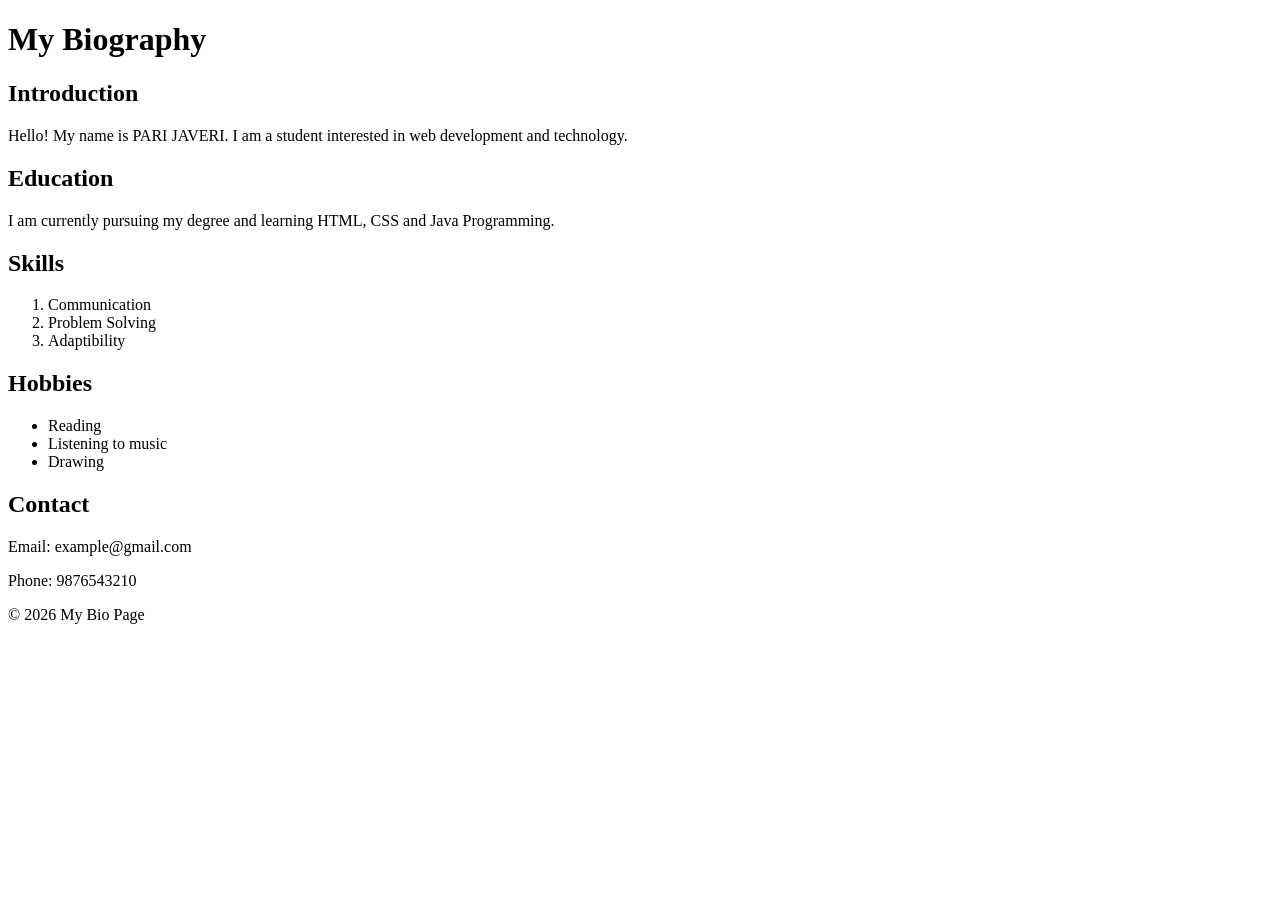
<file: P05/p5.html>
<!DOCTYPE html>
<html>
<head>
    <title>My Bio Page</title>
</head>

<body>

<header>
    <h1>My Biography</h1>
</header>

<main>

    <section>
        <h2>Introduction</h2>
        <p>Hello! My name is PARI JAVERI. I am a student interested in
        web development and technology.</p>
    </section>

    <section>
        <h2>Education</h2>
        <p>I am currently pursuing my degree and learning
        HTML, CSS and Java Programming.</p>
    </section>

    <section>
        <h2>Skills</h2>
        <ol>
            <li>Communication</li>
            <li>Problem Solving</li>
            <li>Adaptibility</li>
        </ol>
    </section>

    <section>
        <h2>Hobbies</h2>
        <ul>
            <li>Reading</li>
            <li>Listening to music</li>
            <li>Drawing</li>
        </ul>
    </section>

    <aside>
        <h3></h3>
        <p></p>
    </aside>

    <section>
        <h2>Contact</h2>
        <p>Email: example@gmail.com</p>
        <p>Phone: 9876543210</p>
    </section>

</main>

<footer>
    <p>&copy 2026 My Bio Page</p>
</footer>

</body>
</html>
</file>
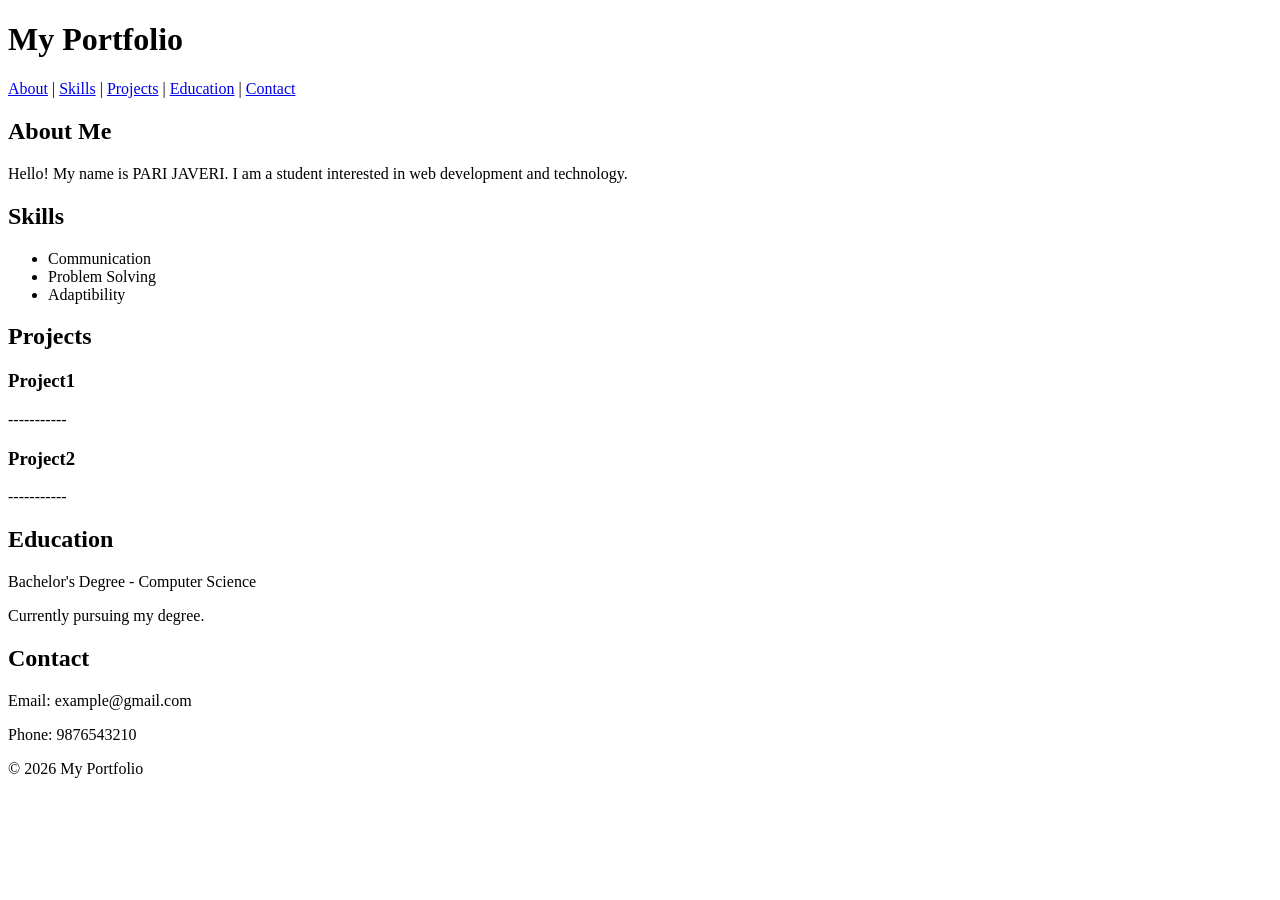
<file: P06/p6.html>
<!DOCTYPE html>
<html>
<head>
    <title>My Portfolio</title>
</head>

<body>

<header>
    <h1>My Portfolio</h1>

    <nav>
        <a href="#about">About</a> |
        <a href="#skills">Skills</a> |
        <a href="#projects">Projects</a> |
        <a href="#education">Education</a> |
        <a href="#contact">Contact</a>
    </nav>
</header>

<main>

    <section id="about">
        <h2>About Me</h2>
        <p>Hello! My name is PARI JAVERI. I am a student interested in
        web development and technology.</p>
    </section>

    <section id="skills">
        <h2>Skills</h2>
        <ul>
            <li>Communication</li>
            <li>Problem Solving</li>
            <li>Adaptibility</li>
        </ul>
    </section>

    <section id="projects">
        <h2>Projects</h2>

        <article>
            <h3>Project1</h3>
            <p>-----------</p>
        </article>

        <article>
            <h3>Project2</h3>
            <p>-----------</p>
        </article>
    </section>

    <section id="education">
        <h2>Education</h2>
        <p>Bachelor's Degree - Computer Science</p>
        <p>Currently pursuing my degree.</p>
    </section>

    <section id="contact">
        <h2>Contact</h2>
        <p>Email: example@gmail.com</p>
        <p>Phone: 9876543210</p>
    </section>

</main>

<footer>
    <p>&copy 2026 My Portfolio</p>
</footer>

</body>
</html>
</file>
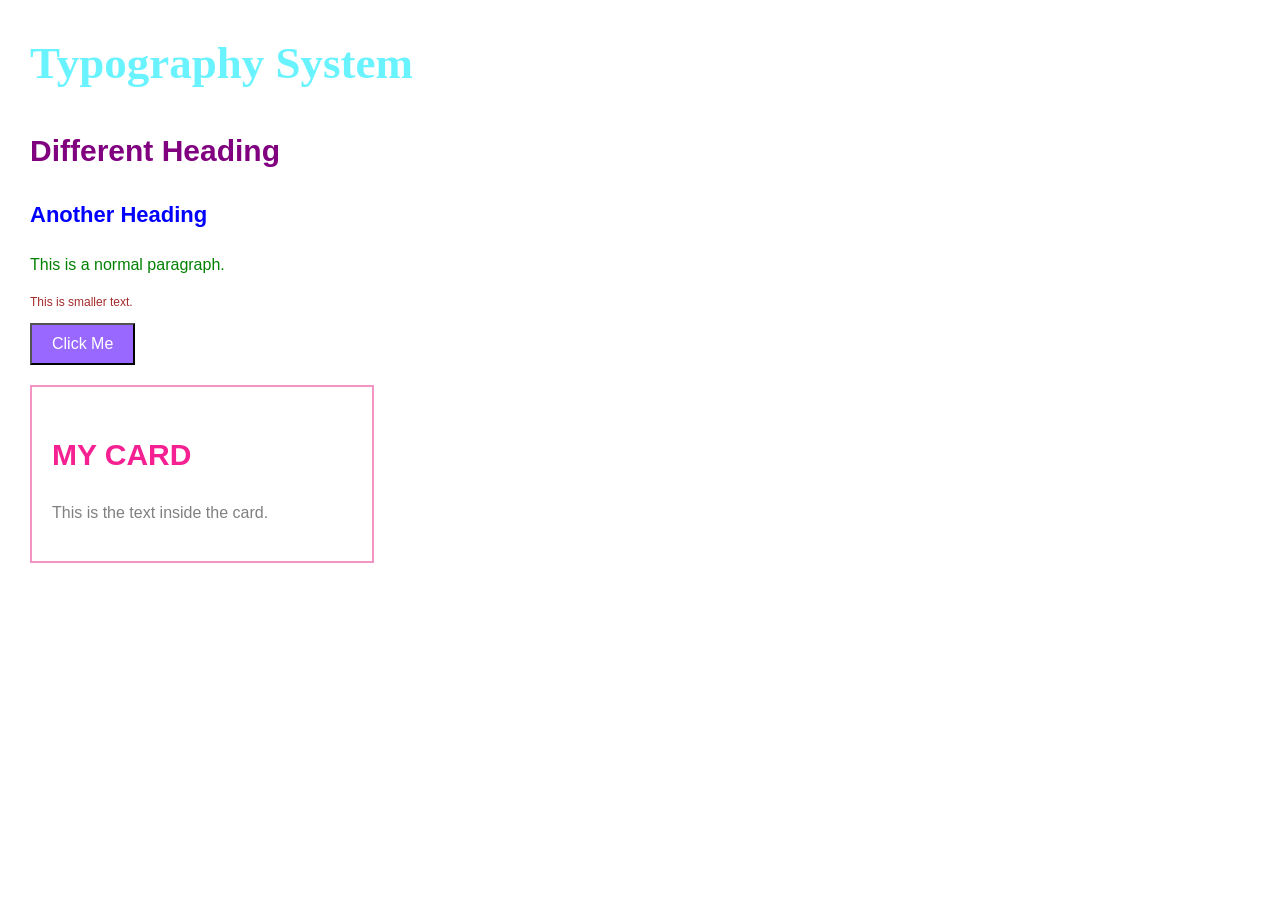
<file: P07/p7.html>
<!DOCTYPE html>
<html>
<head>
    <title>Typography System</title>
    <link rel="stylesheet" href="p7.css">
</head>

<body>

    <h1>Typography System</h1>

    <h2>Different Heading</h2>

    <h3>Another Heading</h3>

    <p>This is a normal paragraph.</p>

    <p class="small">This is smaller text.</p>

    <button>Click Me</button>

    <div class="card">
        <h2>MY CARD </h2>
        <p>This is the text inside the card.</p>
    </div>

</body>
</html>
</file>
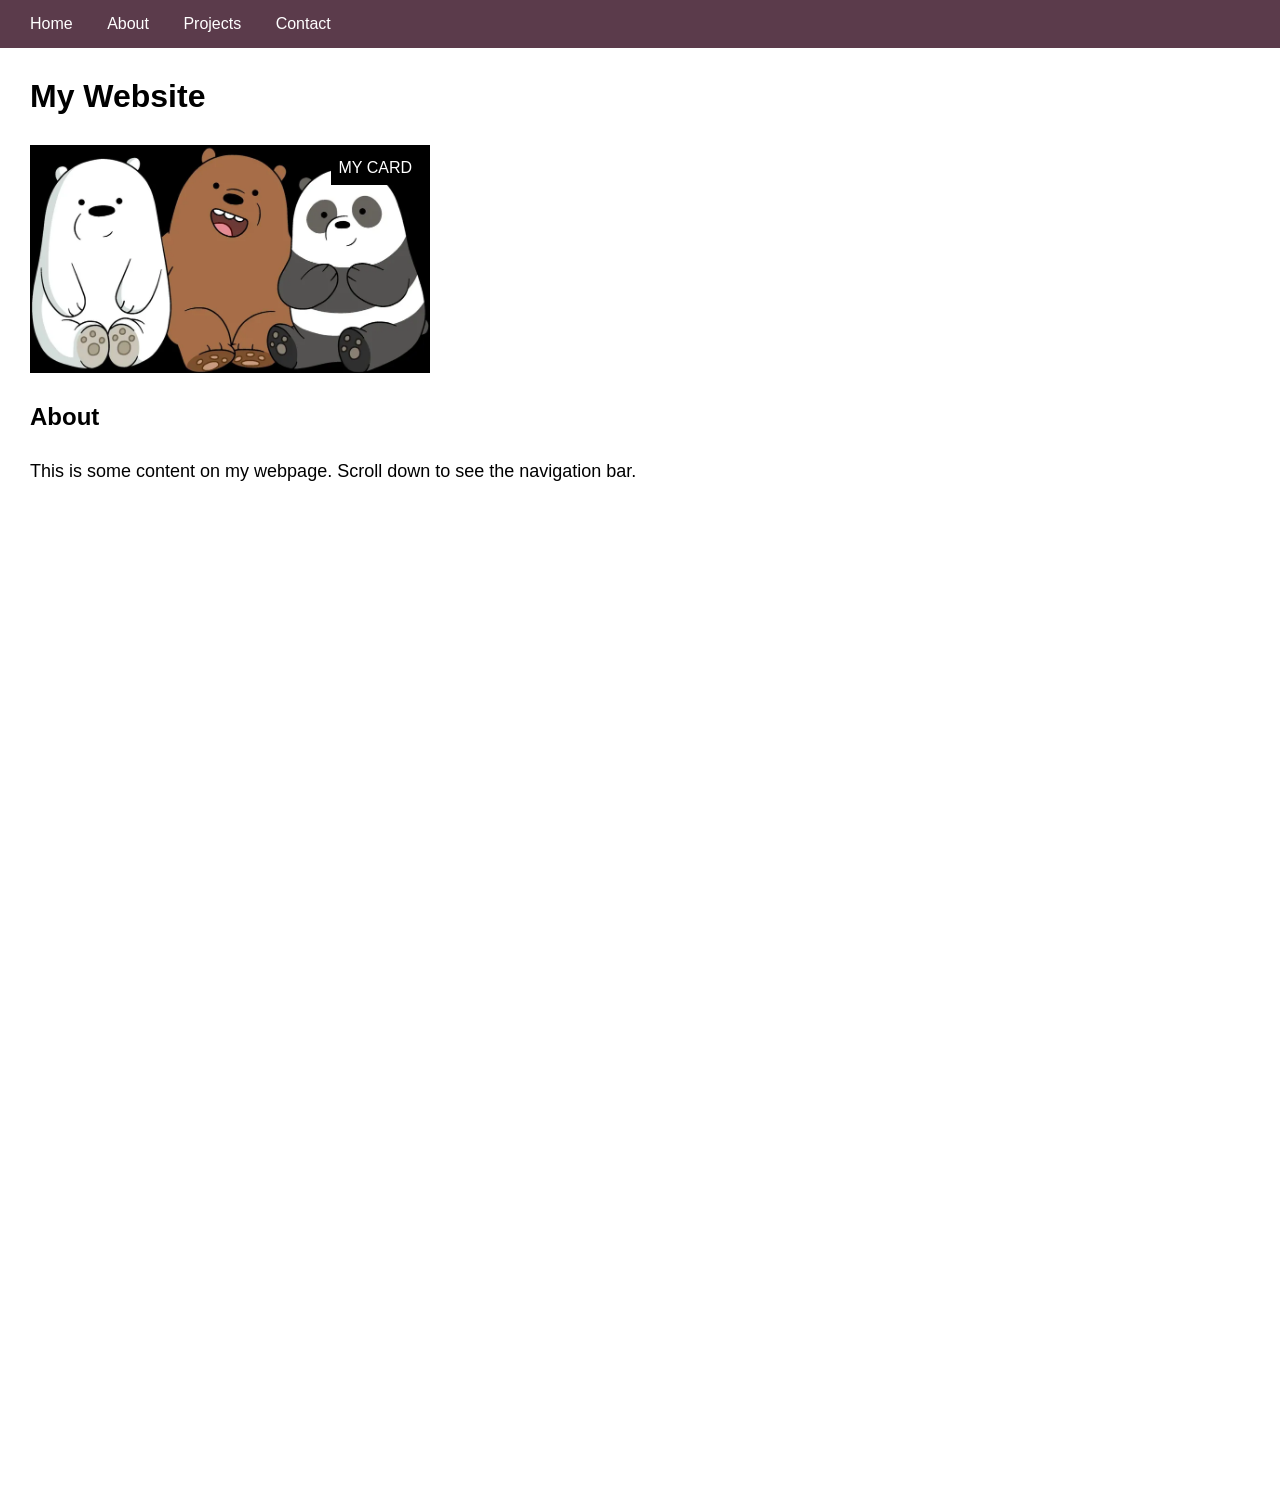
<file: P08/p8.html>
<!DOCTYPE html>
<html>
<head>
    <title>Sticky Navigation</title>
    <link rel="stylesheet" href="p8.css">
</head>

<body>

    <nav>
        <a href="#">Home</a>
        <a href="#">About</a>
        <a href="#">Projects</a>
        <a href="#">Contact</a>
    </nav>

    <h1>My Website</h1>

    <div class="card">
        <img src="/images/bear.webp" >
        <p>MY CARD</p>
    </div>

    <h2>About</h2>
    <p>
        This is some content on my webpage.
        Scroll down to see the navigation bar.
    </p>

    <div class="space"></div>

</body>
</html>
</file>
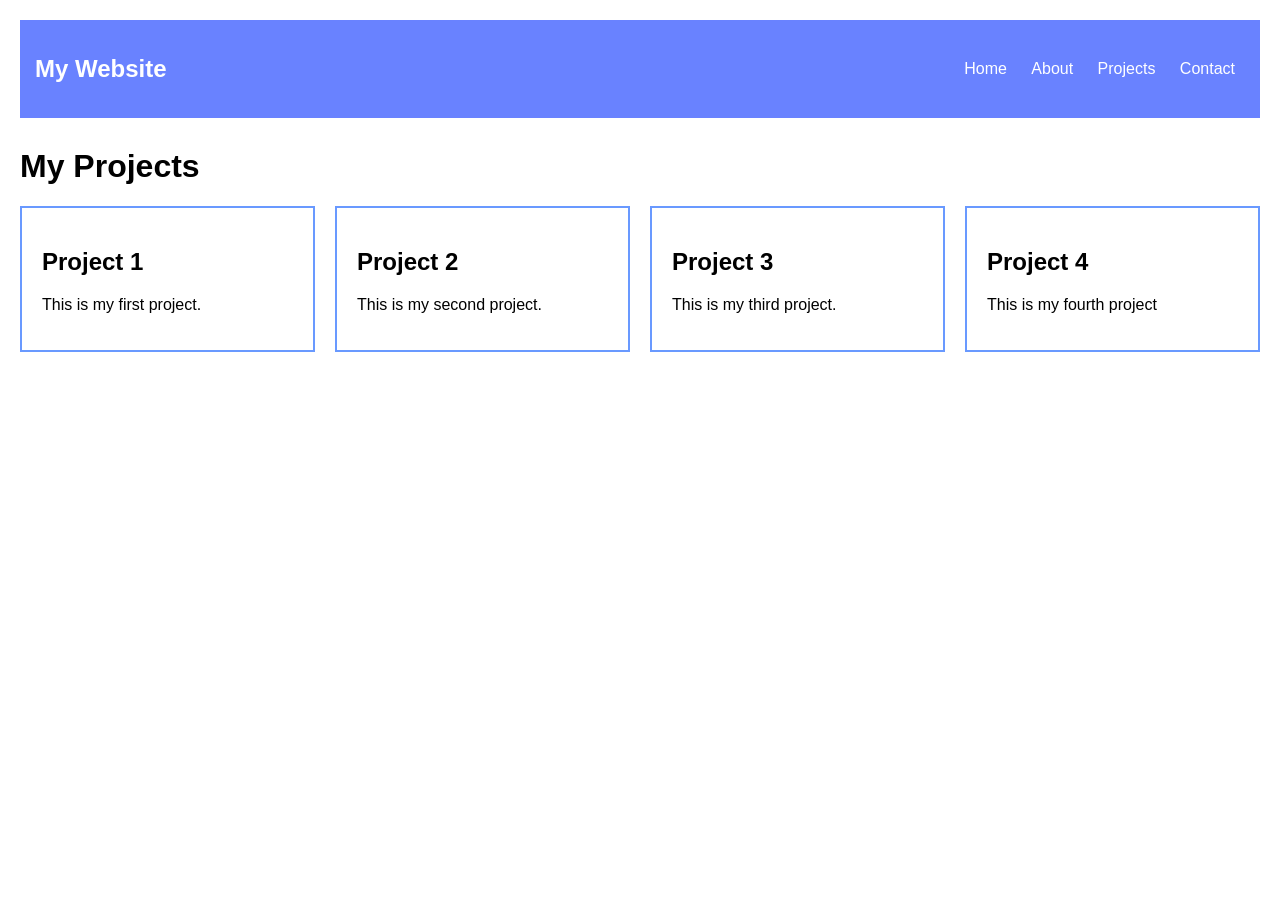
<file: P09/p9.html>
<!DOCTYPE html>
<html>
<head>
    <title>Responsive Cards</title>
    <link rel="stylesheet" href="p9.css">
</head>

<body>

    <nav>
        <h2>My Website</h2>

        <div>
            <a href="#">Home</a>
            <a href="#">About</a>
            <a href="#">Projects</a>
            <a href="#">Contact</a>
        </div>
    </nav>

    <h1>My Projects</h1>

    <div class="cards">

        <div class="card">
            <h2>Project 1</h2>
            <p>This is my first project.</p>
        </div>

        <div class="card">
            <h2>Project 2</h2>
            <p>This is my second project.</p>
        </div>

        <div class="card">
            <h2>Project 3</h2>
            <p>This is my third project.</p>
        </div>

        <div class="card">
            <h2>Project 4</h2>
            <p>This is my fourth project</p>
    
        </div>
    </div>

</body>
</html>
</file>
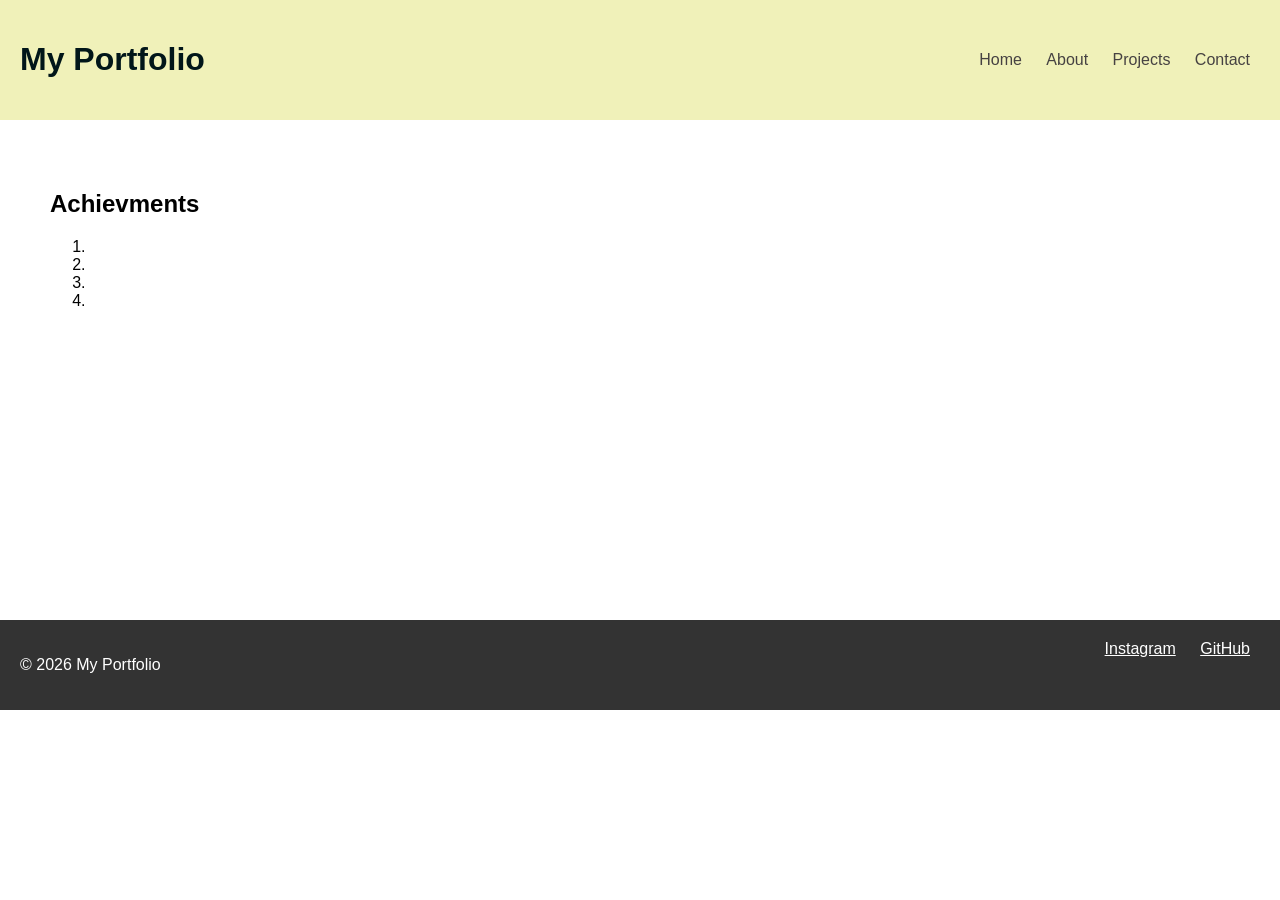
<file: P10/p10.html>
<!DOCTYPE html>
<html>
<head>
    <title>My Portfolio</title>
    <link rel="stylesheet" href="p10.css">
</head>
<body>

    <header>
        <h1>My Portfolio</h1>
        <nav>
            <a href="#">Home</a>
            <a href="#">About</a>
            <a href="#">Projects</a>
            <a href="#">Contact</a>
        </nav>
    </header>

    <main>
        <h2>Achievments</h2>
        <ol>
            <li></li>
            <li></li>
            <li></li>
            <li></li>
        </ol>
    </main>

    <footer>
        <p>&copy 2026 My Portfolio</p>
        <div>
            <a href="#">Instagram</a>
            <a href="#">GitHub</a>
        </div>
    </footer>

</body>
<html>
</file>
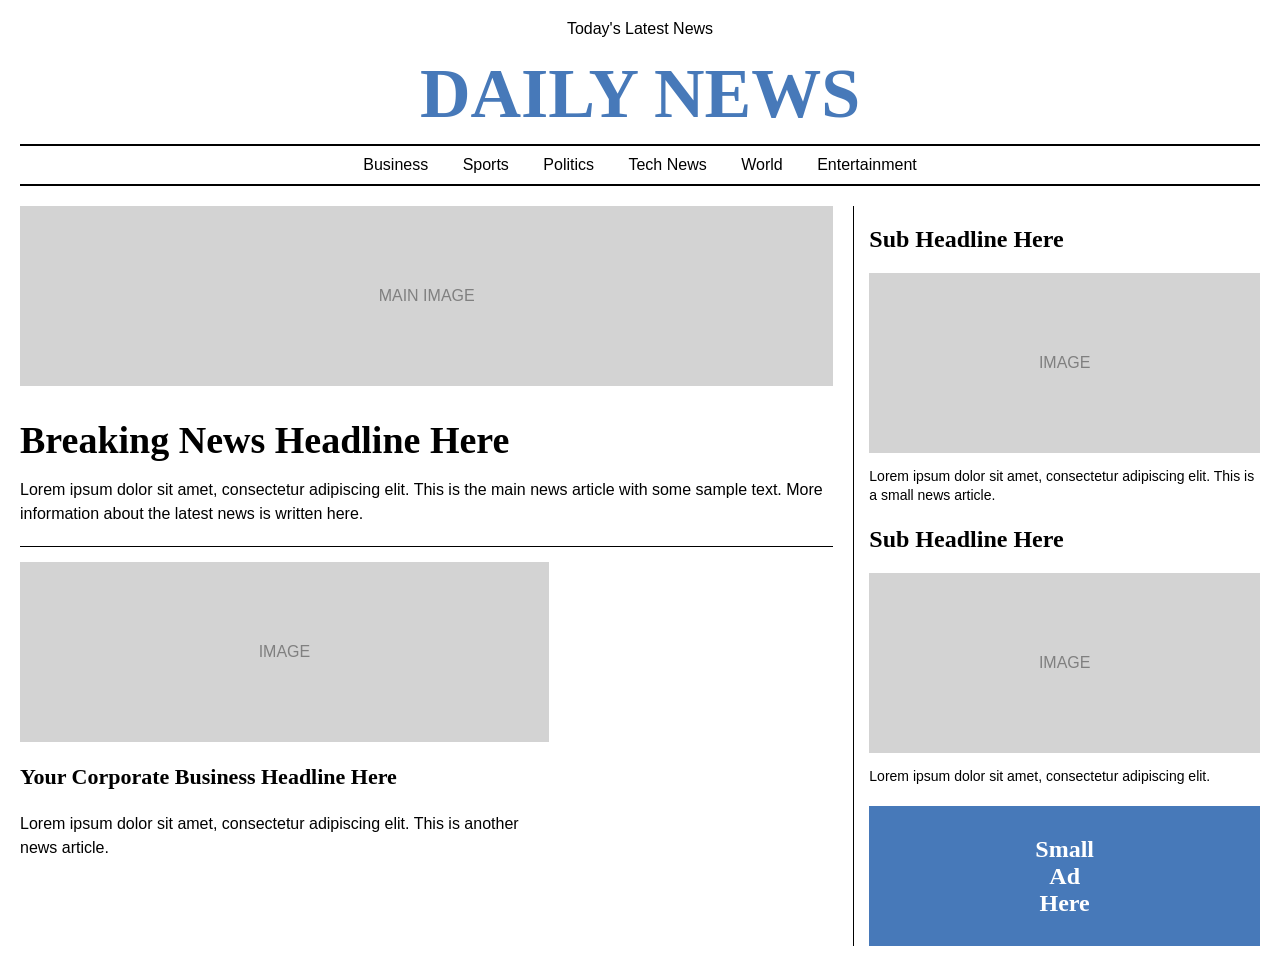
<file: P11/p11.html>
<!DOCTYPE html>
<html>
<head>
    <title>Daily News</title>
    <link rel="stylesheet" href="p11.css">
</head>

<body>

    <header>
        <p>Today's Latest News</p>
        <h1>DAILY NEWS</h1>
    </header>

    <nav>
        <a href="#">Business</a>
        <a href="#">Sports</a>
        <a href="#">Politics</a>
        <a href="#">Tech News</a>
        <a href="#">World</a>
        <a href="#">Entertainment</a>
    </nav>

    <div class="news">
        <main>
            <div class="image">MAIN IMAGE</div>

            <h2>Breaking News Headline Here</h2>

            <p>
                Lorem ipsum dolor sit amet, consectetur adipiscing elit.
                This is the main news article with some sample text.
                More information about the latest news is written here.
            </p>

            <div class="bottom">

                <article>
                    <div class="image">IMAGE</div>
                    <h3>Your Corporate Business Headline Here</h3>
                    <p>
                        Lorem ipsum dolor sit amet, consectetur adipiscing elit.
                        This is another news article.
                    </p>
                </article>

            </div>
        </main>

        <aside>

            <article>
                <h2>Sub Headline Here</h2>
                <div class="image">IMAGE</div>
                <p>
                    Lorem ipsum dolor sit amet, consectetur adipiscing elit.
                    This is a small news article.
                </p>
            </article>

            <article>
                <h2>Sub Headline Here</h2>
                <div class="image">IMAGE</div>
                <p>
                    Lorem ipsum dolor sit amet, consectetur adipiscing elit.
                </p>
            </article>

            <div class="ad">
                <h2>Small<br>Ad<br>Here</h2>
            </div>

        </aside>

    </div>

</body>
</html>
</file>
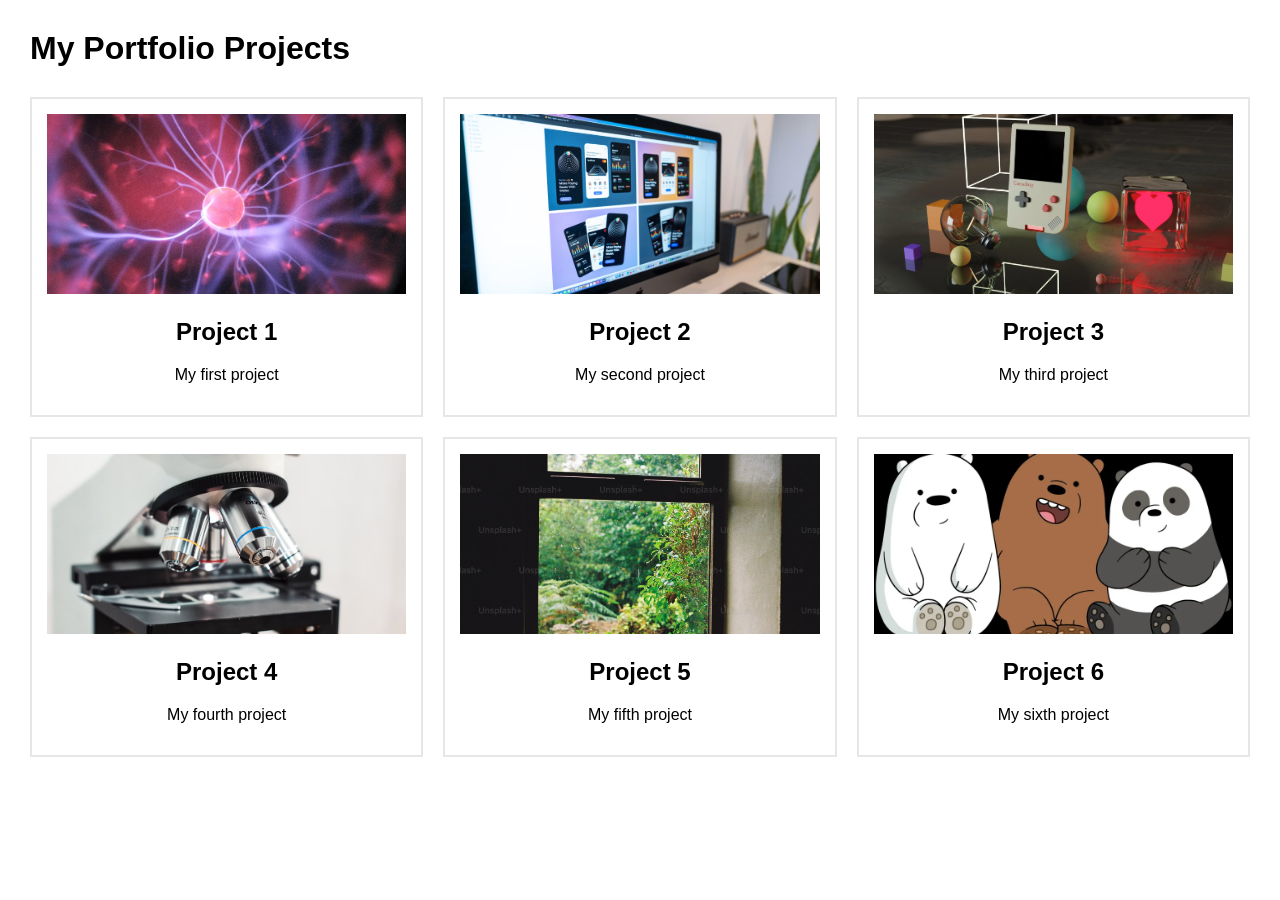
<file: P12/p12.html>
<!DOCTYPE html>
<html>
<head>
    <title>My Portfolio Projects</title>
    <link rel="stylesheet" href="p12.css">
</head>

<body>

    <h1>My Portfolio Projects</h1>

    <div class="projects">

        <div class="project">
            <img src="/images/1.jpg" alt="Project 1">
            <h2>Project 1</h2>
            <p>My first project</p>
        </div>

        <div class="project">
            <img src="/images/2.jpg" alt="Project 2">
            <h2>Project 2</h2>
            <p>My second project</p>
        </div>

        <div class="project">
            <img src="/images/3.jpg" alt="Project 3">
            <h2>Project 3</h2>
            <p>My third project</p>
        </div>

        <div class="project">
            <img src="/images/4.jpg" alt="Project 4">
            <h2>Project 4</h2>
            <p>My fourth project</p>
        </div>

        <div class="project">
            <img src="/images/5.jpg" alt="Project 5">
            <h2>Project 5</h2>
            <p>My fifth project</p>
        </div>

        <div class="project">
            <img src="/images/bear.webp" alt="Project 6">
            <h2>Project 6</h2>
            <p>My sixth project</p>
        </div>

    </div>

</body>
</html>
</file>
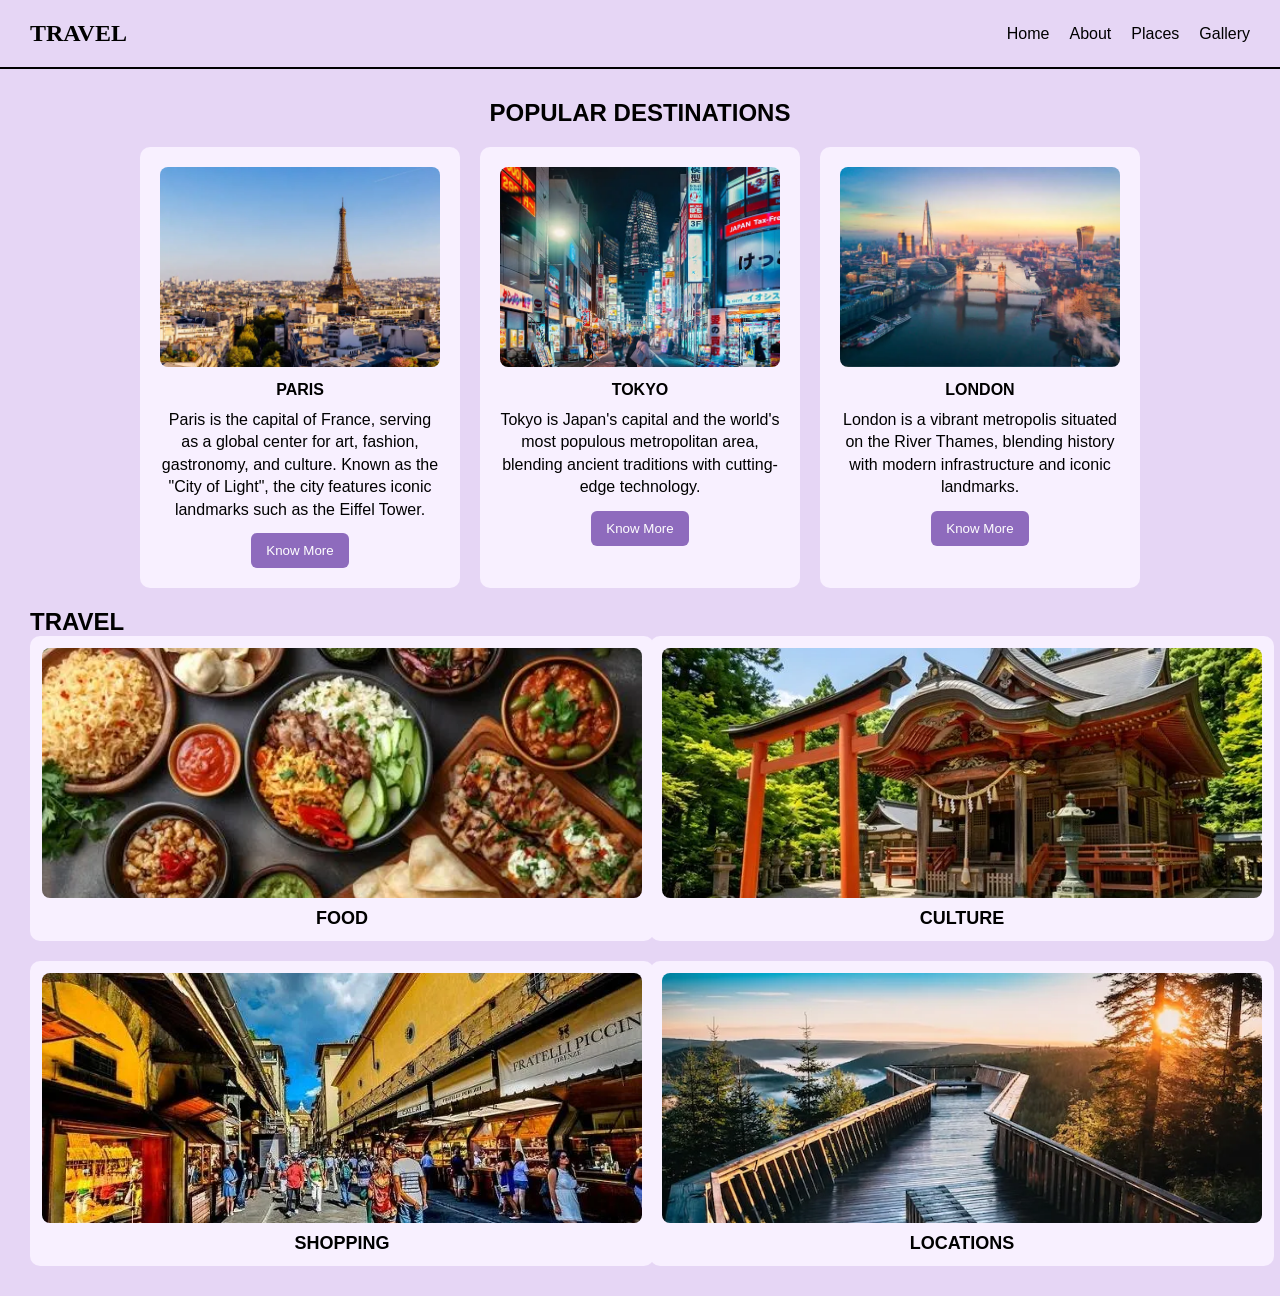
<file: P13/p13.html>
<!DOCTYPE html>
<html>
<head>
    <meta charset="UTF-8">
    <title>Travel</title>
    <link href="p13.css" rel="stylesheet">
</head>

<body>

    <header>
        <nav class="navbar">
            <h2 class="logo">TRAVEL</h2>

            <ul class="nav-list">
                <li><a href="#home">Home</a></li>
                <li><a href="#about">About</a></li>
                <li><a href="#projects">Places</a></li>
                <li><a href="#contact">Gallery</a></li>
            </ul>
        </nav>
    </header>

    <main>

        <section class="destinations">

            <h2 class="card-heading">Popular Destinations</h2>

            <section class="cards">

                <article class="card">
                    <img src="/images/paris.webp" alt="Paris">
                    <p class="name">PARIS</p>

                    <p class="description">
                        Paris is the capital of France, serving as a global
                        center for art, fashion, gastronomy, and culture.
                        Known as the "City of Light", the city features
                        iconic landmarks such as the Eiffel Tower.
                    </p>

                    <button class="know-more">Know More</button>
                </article>

                <article class="card">
                    <img src="/images/tokyo.webp" alt="Tokyo">
                    <p class="name">TOKYO</p>

                    <p class="description">
                        Tokyo is Japan's capital and the world's most
                        populous metropolitan area, blending ancient
                        traditions with cutting-edge technology.
                    </p>

                    <button class="know-more">Know More</button>
                </article>

                <article class="card">
                    <img src="/images/london.webp" alt="London">
                    <p class="name">LONDON</p>

                    <p class="description">
                        London is a vibrant metropolis situated on the
                        River Thames, blending history with modern
                        infrastructure and iconic landmarks.
                    </p>

                    <button class="know-more">Know More</button>
                </article>

            </section>


            <section class="content">

                <h2 class="card-heading">TRAVEL</h2>

                <section class="content-grid">

                    <article class="content">
                        <img src="/images/food.webp" alt="Food">
                        <p class="content-caption">FOOD</p>
                    </article>

                    <article class="content">
                        <img src="/images/shrine.webp" alt="Culture">
                        <p class="content-caption">CULTURE</p>
                    </article>

                    <article class="content">
                        <img src="/images/shop.webp" alt="Shopping">
                        <p class="content-caption">SHOPPING</p>
                    </article>

                    <article class="content">
                        <img src="/images/scenic.webp" alt="Scenic Location">
                        <p class="content-caption">LOCATIONS</p>
                    </article>

                </section>

            </section>

        </section>

    </main>

</body>
</html>
</file>
<file: P07/p7.css>
body {
    margin: 30px;
    line-height: 1.5;
}

h1 {
    font-family: Georgia;
    font-size: 45px;
    color: rgb(105, 243, 255);
}

h2 {
    font-family: Arial;
    font-size: 30px;
    color: purple;
}

h3 {
    font-family: Arial;
    font-size: 22px;
    color: blue;
}

p {
    font-family:Arial;
    font-size: 16px;
    color: green;
}

.small {
    font-family:Arial;
    font-size: 12px;
    color: brown;
}

button {
    font-family: Arial;
    font-size: 16px;
    color: white;
    background-color: rgb(153, 105, 255);
    padding: 10px 20px;
}

.card {
    width: 300px;
    margin-top: 20px;
    padding: 20px;
    border: 2px solid rgb(243, 148, 196);
}

.card h2 {
    color: rgb(245, 32, 145);
}

.card p {
    color: gray;
}
</file>
<file: P08/p8.css>
body {
    margin: 0;
    font-family: Arial;
}

nav {
    position: sticky;
    top: 0;
    background-color: rgb(91, 59, 75);
    padding: 15px;
}

nav a {
    color: white;
    text-decoration: none;
    margin: 15px;
}

h1 {
    margin: 30px;
}


.card {
    position: relative;
    width: 400px;
    margin: 30px;
}

.card img {
    width: 100%;
    display: block;
}

.card p {
    position: absolute;
    top: 6px;
    right: 10px;
    background-color: black;
    color: white;
    padding: 8px;
    margin: 0;
}


h2 {
    margin: 30px;
}

body > p {
    margin: 30px;
    font-size: 18px;
}

.space {
    height: 1000px;
}
</file>
<file: P09/p9.css>
body {
    font-family: Arial;
    margin: 20px;
}

nav {
    display: flex;
    justify-content: space-between;
    align-items: center;
    background-color: rgb(105, 130, 255);
    padding: 15px;
}

nav h2 {
    color: white;
}

nav a {
    color: white;
    text-decoration: none;
    margin: 10px;
}

h1 {
    margin-top: 30px;
}

.cards {
    display: flex;
    flex-wrap: wrap;
    gap: 20px;
    margin-top: 20px;
}

.card {
    flex: 1;
    min-width: 200px;
    padding: 20px;
    border: 2px solid rgb(105, 153, 255);
}
</file>
<file: P10/p10.css>
body {
    margin: 0;
    font-family: Arial;
}


header {
    display: flex;
    justify-content: space-between;
    align-items: center;
    padding: 20px;
    background-color: rgb(240, 241, 185);
}

header h1 {
    color: rgb(1, 22, 25);
}

nav a {
    color: rgb(70, 66, 66);
    text-decoration: none;
    margin: 10px;
}

main {
    padding: 50px;
    min-height: 400px;
}

footer {
    display: flex;
    justify-content: space-between;
    padding: 20px;
    background-color: #333;
    color: white;
}

footer a {
    color: white;
    margin: 10px;
}
</file>
<file: P11/p11.css>
body {
    font-family: Arial;
    margin: 20px;
}

header {
    text-align: center;
    border-bottom: 2px solid black;
}

header h1 {
    font-family: Georgia;
    font-size: 70px;
    color: #4779b9;
    margin: 10px;
}

nav {
    text-align: center;
    padding: 10px;
    border-bottom: 2px solid black;
}

nav a {
    color: black;
    text-decoration: none;
    margin: 15px;
}

.news {
    display: grid;
    grid-template-columns: 2fr 1fr;
    gap: 20px;
    margin-top: 20px;
}

.image {
    height: 180px;
    background-color: lightgray;
    display: flex;
    align-items: center;
    justify-content: center;
    color: gray;
}

main h2 {
    font-family: Georgia;
    font-size: 38px;
    margin-bottom: 10px;
}

main p {
    line-height: 1.5;
}


.bottom {
    display: grid;
    grid-template-columns: 2fr 1fr;
    gap: 20px;
    margin-top: 20px;
    border-top: 1px solid black;
    padding-top: 15px;
}

.bottom h3 {
    font-family: Georgia;
    font-size: 22px;
}

aside {
    border-left: 1px solid black;
    padding-left: 15px;
}

aside h2 {
    font-family: Georgia;
}

aside p {
    font-size: 14px;
    line-height: 1.4;
}

.ad {
    height: 120px;
    background-color: #4779b9;
    color: white;
    text-align: center;
    padding: 10px;
    margin-top: 20px;
}
</file>
<file: P12/p12.css>
body {
    font-family: Arial;
    margin: 30px;
}

h1 {
    margin-bottom: 30px;
}

.projects {
    display: grid;
    grid-template-columns: 1fr 1fr 1fr;
    gap: 20px;
}

.project {
    border: 2px solid rgb(232, 229, 230);
    padding: 15px;
    text-align: center;
}

.project img {
    width: 100%;
    height: 180px;
    object-fit: cover;
}
</file>
<file: P13/p13.css>
* {
    margin: 0;
    padding: 0;
}

body {
    background-color: #e6d6f5;
    font-family: Arial, sans-serif;
}
.navbar {
    display: flex;
    justify-content: space-between;
    align-items: center;
    padding: 20px 30px;
    border-bottom: 2px solid black;
}

.logo {
    font-family: Georgia;
}

.nav-list {
    display: flex;
    list-style: none;
    gap: 20px;
}

.nav-list a {
    color: black;
    text-decoration: none;
}

.destinations {
    display: flex;
    flex-direction: column;
    align-items: center;
    gap: 20px;
    padding: 30px;
}

.card-heading {
    text-transform: uppercase;
}

.cards {
    display: flex;
    justify-content: center;
    gap: 20px;
}

.card {
    width: 280px;
    background-color: #f8f0ff;
    padding: 20px;
    border-radius: 10px;
    text-align: center;
}

.card img {
    width: 100%;
    height: 200px;
    object-fit: cover;
    border-radius: 8px;
}

.name {
    font-weight: bold;
    margin: 10px;
}

.description {
    line-height: 1.4;
}

.know-more {
    margin-top: 12px;
    padding: 10px 15px;
    background-color: #8e6bbd;
    color: white;
    border: none;
    border-radius: 6px;
}

.content {
    width: 100%;
}

.content-grid {
    display: grid;
    grid-template-columns: 1fr 1fr;
    gap: 20px;
    width: 100%;
}
.content-grid .content {
    background-color: #f8f0ff;
    padding: 12px;
    border-radius: 10px;
}
.content-grid .content img {
    width: 100%;
    height: 250px;
    object-fit: cover;
    display: block;
    border-radius: 8px;
}

.content-caption {
    margin-top: 10px;
    font-size: 18px;
    font-weight: bold;
    text-align: center;
}
</file>
